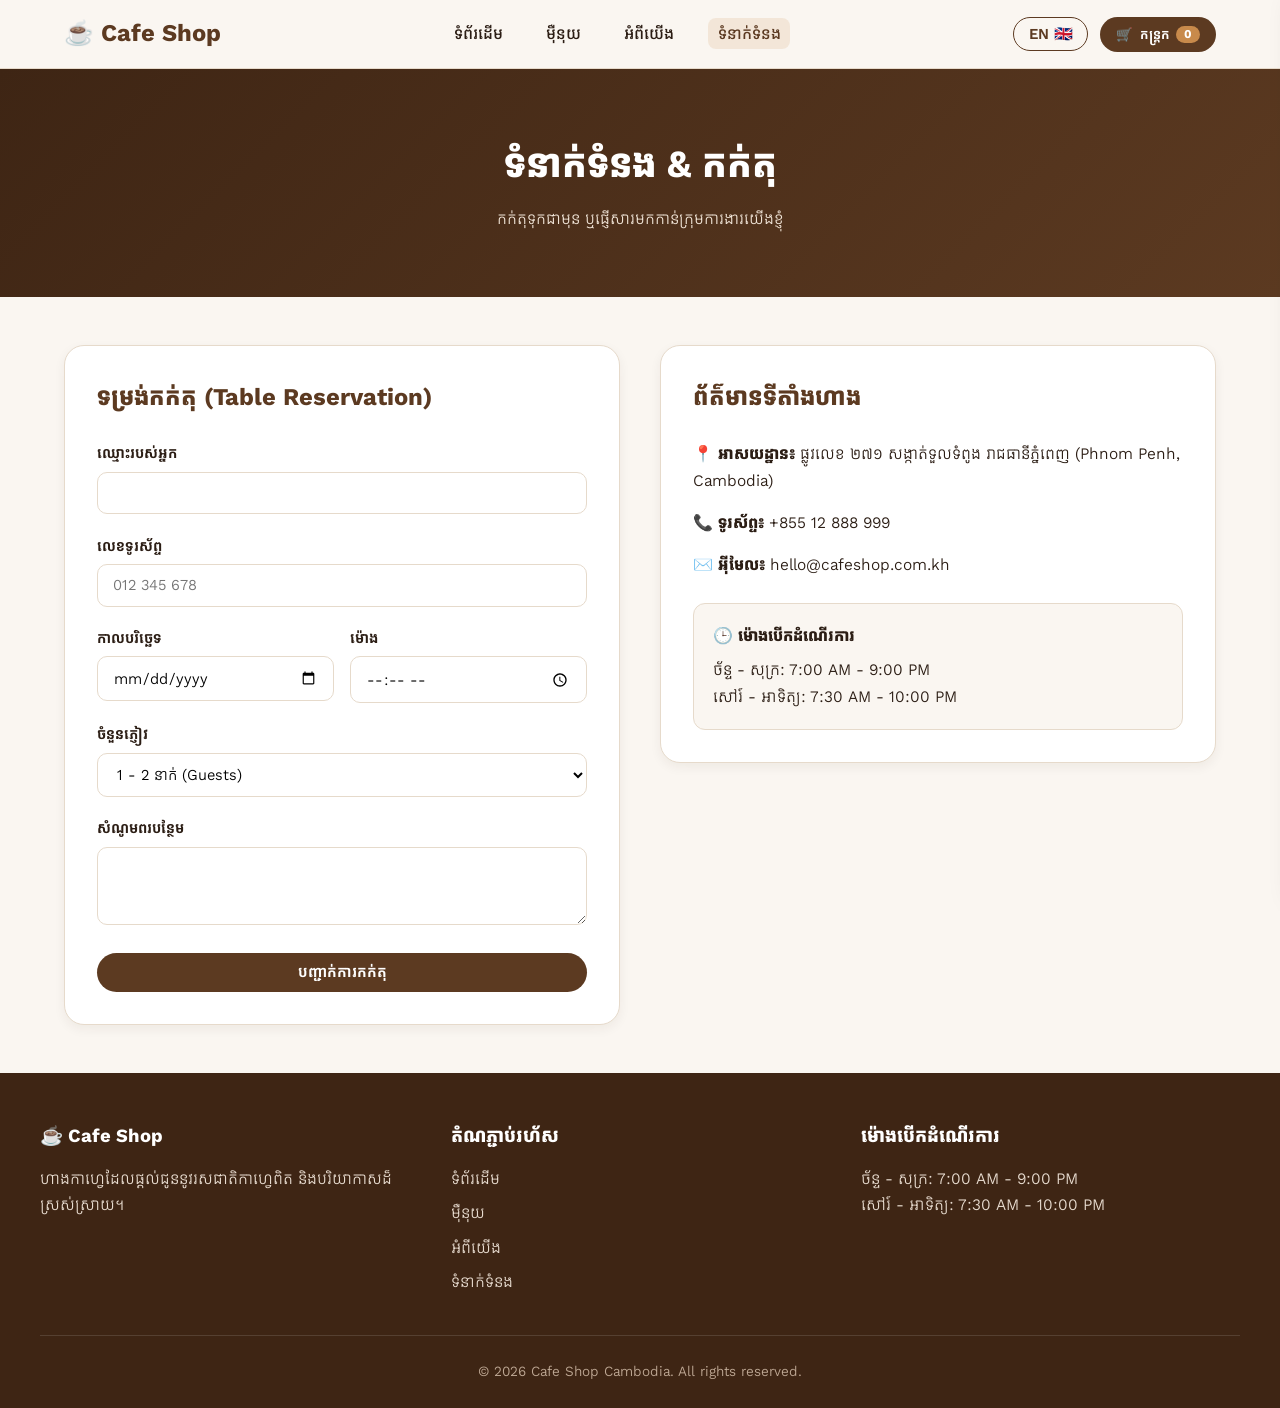
<file: contact.html>
<!DOCTYPE html>
<!-- lang="km": កំណត់ភាសាគោលរបស់ឯកសារ HTML -->
<html lang="km">
<head>
    <!-- charset="UTF-8": គាំទ្រតួអក្សរខ្មែរ និងនិមិត្តសញ្ញាអន្តរជាតិ -->
    <meta charset="UTF-8">
    <!-- viewport: ធ្វើឱ្យគេហទំព័រ Responsive លើទូរស័ព្ទ និងថេប្លេត -->
    <meta name="viewport" content="width=device-width, initial-scale=1.0">
    <title>ទំនាក់ទំនង & កក់តុ | Cafe Shop</title>
    <!-- Google Fonts: ពុម្ពអក្សរ Kantumruy Pro (ខ្មែរ) និង Poppins (អង់គ្លេស) -->
    <link rel="preconnect" href="https://fonts.googleapis.com">
    <link rel="preconnect" href="https://fonts.gstatic.com" crossorigin>
    <link href="https://fonts.googleapis.com/css2?family=Kantumruy+Pro:wght@400;500;600;700&family=Poppins:wght@400;500;600;700&display=swap" rel="stylesheet">
    <!-- rel="stylesheet" & href: ភ្ជាប់ទៅកាន់ឯកសារ CSS រួម -->
    <link rel="stylesheet" href="style.css">
</head>
<body>
    <!-- HEADER: របារម៉ឺនុយរុករករួមសម្រាប់គ្រប់ទំព័រ -->
    <header>
        <nav class="navbar" aria-label="Main Navigation">
            <a href="index.html" class="logo">☕ Cafe Shop</a>
            <ul class="nav-links">
                <li><a href="index.html" class="" data-i18n="nav_home">ទំព័រដើម</a></li>
                <li><a href="menu.html" class="" data-i18n="nav_menu">ម៉ឺនុយ</a></li>
                <li><a href="about.html" class="" data-i18n="nav_about">អំពីយើង</a></li>
                <li><a href="contact.html" class="active" data-i18n="nav_contact">ទំនាក់ទំនង</a></li>
            </ul>
            <div class="nav-actions">
                <button id="langToggleBtn" class="btn btn-outline" style="padding: 0.45rem 0.9rem;">EN 🇬🇧</button>
                <button class="cart-btn" onclick="toggleCart(true)">
                    🛒 <span data-i18n="cart_btn">កន្ត្រក</span>
                    <span id="cartBadge" class="cart-badge">0</span>
                </button>
            </div>
        </nav>
    </header>

    <main>
        <!-- PAGE BANNER -->
        <section class="page-banner">
            <h1 data-i18n="contact_page_title">ទំនាក់ទំនង & កក់តុ</h1>
            <p data-i18n="contact_page_sub">កក់តុទុកជាមុន ឬផ្ញើសារមកកាន់ក្រុមការងារយើងខ្ញុំ</p>
        </section>

        <!-- BOOKING FORM & LOCATION INFO -->
        <section class="container">
            <div class="two-col">
                <!-- ទម្រង់កក់តុ -->
                <div class="form-box">
                    <h2 style="color:var(--primary); margin-bottom:1.5rem;" data-i18n="booking_title">ទម្រង់កក់តុ (Table Reservation)</h2>
                    <form onsubmit="handleBookingSubmit(event)">
                        <div class="form-group">
                            <label for="guestName" data-i18n="label_name">ឈ្មោះរបស់អ្នក</label>
                            <input type="text" id="guestName" class="form-control" required>
                        </div>
                        <div class="form-group">
                            <label for="guestPhone" data-i18n="label_phone">លេខទូរស័ព្ទ</label>
                            <input type="tel" id="guestPhone" class="form-control" placeholder="012 345 678" required>
                        </div>
                        <div style="display:grid; grid-template-columns:1fr 1fr; gap:1rem;">
                            <div class="form-group">
                                <label for="bookingDate" data-i18n="label_date">កាលបរិច្ឆេទ</label>
                                <input type="date" id="bookingDate" class="form-control" required>
                            </div>
                            <div class="form-group">
                                <label for="bookingTime" data-i18n="label_time">ម៉ោង</label>
                                <input type="time" id="bookingTime" class="form-control" required>
                            </div>
                        </div>
                        <div class="form-group">
                            <label for="guestCount" data-i18n="label_guests">ចំនួនភ្ញៀវ</label>
                            <select id="guestCount" class="form-control">
                                <option value="1-2">1 - 2 នាក់ (Guests)</option>
                                <option value="3-4">3 - 4 នាក់ (Guests)</option>
                                <option value="5+">5+ នាក់ (Group)</option>
                            </select>
                        </div>
                        <div class="form-group">
                            <label for="bookingNote" data-i18n="label_note">សំណូមពរបន្ថែម</label>
                            <textarea id="bookingNote" rows="3" class="form-control"></textarea>
                        </div>
                        <button type="submit" class="btn btn-primary" style="width:100%;" data-i18n="btn_submit_booking">បញ្ជាក់ការកក់តុ</button>
                    </form>
                    <p id="bookingStatus" style="display:none; margin-top:1rem; padding:0.9rem; background:#e8f5e9; color:#1b5e20; border-radius:10px; font-weight:600;"></p>
                </div>

                <!-- ព័ត៌មានទីតាំង -->
                <div class="form-box">
                    <h2 style="color:var(--primary); margin-bottom:1.5rem;" data-i18n="info_title">ព័ត៌មានទីតាំងហាង</h2>
                    <p style="margin-bottom:1rem;"><strong>📍 អាសយដ្ឋាន៖</strong> ផ្លូវលេខ ២៧១ សង្កាត់ទួលទំពូង រាជធានីភ្នំពេញ (Phnom Penh, Cambodia)</p>
                    <p style="margin-bottom:1rem;"><strong>📞 ទូរស័ព្ទ៖</strong> +855 12 888 999</p>
                    <p style="margin-bottom:1.5rem;"><strong>✉️ អ៊ីមែល៖</strong> hello@cafeshop.com.kh</p>
                    <div style="background:var(--bg-cream); padding:1.2rem; border-radius:12px; border:1px solid var(--border-color);">
                        <h4 style="margin-bottom:0.5rem;">🕒 ម៉ោងបើកដំណើរការ</h4>
                        <p>ច័ន្ទ - សុក្រ: 7:00 AM - 9:00 PM</p>
                        <p>សៅរ៍ - អាទិត្យ: 7:30 AM - 10:00 PM</p>
                    </div>
                </div>
            </div>
        </section>
    </main>

    <!-- CART DRAWER: ផ្ទាំងកន្ត្រកបញ្ជាទិញ -->
    <div id="cartOverlay" class="cart-overlay" onclick="toggleCart(false)"></div>
    <aside id="cartDrawer" class="cart-drawer" aria-label="Shopping Cart">
        <div class="cart-header">
            <h3 data-i18n="cart_title">កន្ត្រកបញ្ជាទិញ</h3>
            <button onclick="toggleCart(false)" style="background:none; border:none; font-size:1.3rem; cursor:pointer;">✕</button>
        </div>
        <div id="cartItemsContainer" class="cart-items"></div>
        <div class="cart-footer">
            <div style="display:flex; justify-content:space-between; margin-bottom:1rem; font-weight:700;">
                <span data-i18n="cart_total">សរុបរួម៖</span>
                <span id="cartTotalDisplay">$0.00</span>
            </div>
            <button class="btn btn-primary" style="width:100%;" onclick="checkoutOrder()" data-i18n="btn_checkout">បញ្ជាទិញឥឡូវនេះ</button>
        </div>
    </aside>

    <!-- FOOTER: ផ្នែកបាតគេហទំព័រ -->
    <footer>
        <div class="footer-grid">
            <div>
                <h3>☕ Cafe Shop</h3>
                <p data-i18n="footer_desc">ហាងកាហ្វេដែលផ្តល់ជូននូវរសជាតិកាហ្វេពិត និងបរិយាកាសដ៏ស្រស់ស្រាយ។</p>
            </div>
            <div>
                <h3 data-i18n="footer_links_title">តំណភ្ជាប់រហ័ស</h3>
                <ul class="footer-links">
                    <li><a href="index.html" data-i18n="nav_home">ទំព័រដើម</a></li>
                    <li><a href="menu.html" data-i18n="nav_menu">ម៉ឺនុយ</a></li>
                    <li><a href="about.html" data-i18n="nav_about">អំពីយើង</a></li>
                    <li><a href="contact.html" data-i18n="nav_contact">ទំនាក់ទំនង</a></li>
                </ul>
            </div>
            <div>
                <h3 data-i18n="footer_hours_title">ម៉ោងបើកដំណើរការ</h3>
                <p data-i18n="footer_hours_1">ច័ន្ទ - សុក្រ: 7:00 AM - 9:00 PM</p>
                <p data-i18n="footer_hours_2">សៅរ៍ - អាទិត្យ: 7:30 AM - 10:00 PM</p>
            </div>
        </div>
        <div class="copyright">
            &copy; 2026 Cafe Shop Cambodia. All rights reserved.
        </div>
    </footer>

    <!-- ភ្ជាប់ឯកសារ JavaScript រួម -->
    <script src="script.js"></script>
</body>
</html>
</file>
<file: style.css>
/* ==========================================================================
   CAFE SHOP - SHARED STYLESHEET (style.css)
   មានមតិយោបល់ពន្យល់ (Notes) អំពី CSS Properties ទាំងអស់
   ========================================================================== */

/* :root - កំណត់ CSS Custom Properties (Variables) សម្រាប់ប្រើទូទាំងគេហទំព័រ */
:root {
    --primary: #5c3a21;        /* color: ពណ៌ត្នោតកាហ្វេចាស់ (Primary Brand Color) */
    --primary-dark: #3e2514;   /* color: ពណ៌ត្នោតងងឹតសម្រាប់ពេល Hover */
    --accent: #c88a4b;         /* color: ពណ៌មាសការ៉ាមែល (Accent Highlight) */
    --bg-cream: #faf6f1;       /* background-color: ផ្ទៃខាងក្រោយពណ៌ក្រែមស្រទន់ */
    --bg-card: #ffffff;        /* background-color: ផ្ទៃខាងក្រោយកាតពណ៌ស */
    --text-main: #2b1d14;      /* color: ពណ៌អក្សរគោល */
    --text-muted: #6e5849;     /* color: ពណ៌អក្សរស្រាលសម្រាប់ការពិពណ៌នា */
    --border-color: #e6dacb;   /* border-color: ពណ៌បន្ទាត់ស៊ុម */
    --shadow-sm: 0 4px 12px rgba(43, 29, 20, 0.06); /* box-shadow: ស្រមោលស្រាល */
    --shadow-md: 0 10px 25px rgba(43, 29, 20, 0.12);/* box-shadow: ស្រមោលមធ្យម */
    --radius-md: 12px;         /* border-radius: កម្រិតកោងជ្រុងមធ្យម */
    --radius-lg: 20px;         /* border-radius: កម្រិតកោងជ្រុងធំ */
    --transition: all 0.3s ease; /* transition: ចលនាផ្លាស់ប្តូរដោយរលូន */
}

/* * (Universal Selector) - កំណត់ Box Model ស្តង់ដារ */
* {
    box-sizing: border-box; /* បញ្ចូល padding និង border ទៅក្នុងទំហំ width/height សរុប */
    margin: 0;              /* លុបគម្លាតខាងក្រៅដើមរបស់ Browser */
    padding: 0;             /* លុបគម្លាតខាងក្នុងដើមរបស់ Browser */
}

html {
    scroll-behavior: smooth; /* ធ្វើឱ្យការរំកិលទំព័រ (Scroll) មានភាពរលូន */
}

body {
    font-family: 'Kantumruy Pro', 'Poppins', sans-serif; /* ពុម្ពអក្សរខ្មែរ និងអង់គ្លេស */
    background-color: var(--bg-cream); /* ពណ៌ផ្ទៃខាងក្រោយ */
    color: var(--text-main);           /* ពណ៌អក្សរ */
    line-height: 1.65;                 /* គម្លាតកម្ពស់បន្ទាត់អក្សរ */
    display: flex;                     /* ប្រើ Flexbox ដើម្បីរុញ Footer ទៅបាតទំព័រ */
    flex-direction: column;            /* តម្រៀបធាតុពីលើចុះក្រោម */
    min-height: 100vh;                 /* កម្ពស់អប្បបរមាស្មើនឹង 100% នៃអេក្រង់ */
}

/* ==========================================================================
   HEADER & NAVIGATION BAR (របារម៉ឺនុយខាងលើ)
   ========================================================================== */
header {
    position: sticky;          /* ជាប់នៅខាងលើអេក្រង់ជានិច្ចពេល Scroll */
    top: 0;                    /* ចម្ងាយពីគែមខាងលើ = 0 */
    z-index: 1000;             /* លំដាប់ស្រទាប់ខ្ពស់ជាងគេដើម្បីកុំឱ្យធាតុផ្សេងបាំង */
    background: rgba(250, 246, 241, 0.92); /* ផ្ទៃខាងក្រោយថ្លាបន្តិច */
    backdrop-filter: blur(10px); /* ធ្វើឱ្យផ្ទៃខាងក្រោយព្រិល (Glassmorphism) */
    border-bottom: 1px solid var(--border-color); /* បន្ទាត់ខណ្ឌខាងក្រោម */
}

.navbar {
    max-width: 1200px;         /* ទទឹងអតិបរមា */
    margin: 0 auto;            /* តម្រឹមកណ្តាលផ្ដេក */
    padding: 0.9rem 1.5rem;    /* គម្លាតខាងក្នុងលើក្រោម 0.9rem, ឆ្វេងស្តាំ 1.5rem */
    display: flex;             /* តម្រៀបធាតុជាជួរដេក */
    justify-content: space-between; /* ចែកចន្លោះស្មើគ្នារវាង Logo, Links និង Actions */
    align-items: center;       /* តម្រឹមកណ្តាលបញ្ឈរ */
    gap: 1rem;                 /* គម្លាតរវាងធាតុនីមួយៗ */
}

.logo {
    font-size: 1.5rem;         /* ទំហំអក្សរ */
    font-weight: 700;          /* កម្រាស់អក្សរដិត */
    color: var(--primary);     /* ពណ៌អក្សរ */
    text-decoration: none;     /* លុបបន្ទាត់ពីក្រោម Link */
    display: flex;             /* ប្រើ Flex ដើម្បីតម្រឹម Icon និងអក្សរ */
    align-items: center;
    gap: 0.5rem;
}

.nav-links {
    list-style: none;          /* លុបចំណុចមូលៗរបស់ <ul> */
    display: flex;             /* តម្រៀប Link ជាជួរដេក */
    gap: 1.5rem;               /* គម្លាតរវាង Link */
}

.nav-links a {
    text-decoration: none;
    color: var(--text-main);
    font-weight: 500;
    padding: 0.4rem 0.6rem;
    border-radius: 8px;
    transition: var(--transition);
}

.nav-links a:hover,
.nav-links a.active {
    color: var(--primary);
    background-color: rgba(200, 138, 75, 0.15); /* ពណ៌ផ្ទៃពេល Hover ឬ Active */
}

.nav-actions {
    display: flex;
    align-items: center;
    gap: 0.75rem;
}

/* ==========================================================================
   BUTTONS (ប៊ូតុងទូទៅ)
   ========================================================================== */
.btn {
    display: inline-flex;      /* តម្រៀបអក្សរ និង Icon ក្នុងប៊ូតុង */
    align-items: center;
    justify-content: center;
    gap: 0.5rem;
    padding: 0.65rem 1.35rem;
    border-radius: 50px;       /* ប៊ូតុងរាងមូលទ្រវែង (Pill Shape) */
    font-family: inherit;      /* ប្រើពុម្ពអក្សរដូច Body */
    font-weight: 600;
    font-size: 0.95rem;
    cursor: pointer;           /* ប្តូរសញ្ញាព្រួញ Mouse ទៅជារូបដៃ */
    border: none;
    text-decoration: none;
    transition: var(--transition);
}

.btn-primary {
    background-color: var(--primary);
    color: #ffffff;
}

.btn-primary:hover {
    background-color: var(--primary-dark);
    transform: translateY(-2px); /* លើកប៊ូតុងឡើងលើបន្តិចពេល Hover */
    box-shadow: var(--shadow-sm);
}

.btn-outline {
    background-color: transparent;
    border: 1.5px solid var(--primary);
    color: var(--primary);
}

.btn-outline:hover {
    background-color: var(--primary);
    color: #ffffff;
}

.cart-btn {
    position: relative;        /* សម្រាប់ដាក់ Badge ចំនួនទំនិញនៅជ្រុងខាងលើ */
    background-color: var(--primary);
    color: #fff;
    padding: 0.55rem 1rem;
    border-radius: 50px;
    border: none;
    cursor: pointer;
    font-family: inherit;
    font-weight: 600;
    display: flex;
    align-items: center;
    gap: 0.4rem;
}

.cart-badge {
    background-color: var(--accent);
    color: #fff;
    font-size: 0.75rem;
    padding: 0.1rem 0.5rem;
    border-radius: 20px;
    font-weight: 700;
}

/* ==========================================================================
   LAYOUT CONTAINERS & SECTIONS
   ========================================================================== */
main {
    flex: 1;                   /* ពង្រីកផ្នែក Main ឱ្យពេញចន្លោះទំនេរ */
}

.container {
    max-width: 1200px;
    margin: 0 auto;
    padding: 3rem 1.5rem;
}

.page-banner {
    background: linear-gradient(135deg, var(--primary-dark), var(--primary)); /* ពណ៌ Gradient */
    color: #ffffff;
    text-align: center;
    padding: 4rem 1.5rem;
}

.page-banner h1 {
    font-size: 2.4rem;
    margin-bottom: 0.6rem;
}

.page-banner p {
    color: #f0e4d7;
    max-width: 600px;
    margin: 0 auto;
}

.section-title {
    text-align: center;
    margin-bottom: 2.5rem;
}

.section-title h2 {
    font-size: 2rem;
    color: var(--primary);
    margin-bottom: 0.4rem;
}

/* ==========================================================================
   HERO SECTION (ផ្នែកបង្ហាញដំបូងលើទំព័រដើម)
   ========================================================================== */
.hero {
    background: linear-gradient(rgba(43, 29, 20, 0.68), rgba(43, 29, 20, 0.75)),
                url('https://images.unsplash.com/photo-1509042239860-f550ce710b93?auto=format&fit=crop&w=1400&q=80') center/cover no-repeat;
    color: #ffffff;
    text-align: center;
    padding: 6.5rem 1.5rem;
}

.hero h1 {
    font-size: 3rem;
    margin-bottom: 1rem;
    line-height: 1.25;
}

.hero p {
    font-size: 1.15rem;
    max-width: 650px;
    margin: 0 auto 2rem;
    color: #f3e8dc;
}

.hero-buttons {
    display: flex;
    justify-content: center;
    gap: 1rem;
    flex-wrap: wrap;           /* អនុញ្ញាតឱ្យធាតុចុះបន្ទាត់ពេលអេក្រង់តូច */
}

/* ==========================================================================
   GRID CARDS (ម៉ឺនុយ សេវាកម្ម និងក្រុមការងារ)
   ========================================================================== */
.grid-3 {
    display: grid;             /* ប្រើ CSS Grid សម្រាប់បែងចែកជួរឈរ */
    grid-template-columns: repeat(auto-fit, minmax(280px, 1fr)); /* បត់បែនតាមទំហំអេក្រង់ស្វ័យប្រវត្តិ */
    gap: 1.8rem;               /* គម្លាតរវាងកាតនីមួយៗ */
}

.card {
    background-color: var(--bg-card);
    border-radius: var(--radius-lg);
    overflow: hidden;          /* កាត់ផ្នែកលើសចេញពីជ្រុងកោង */
    box-shadow: var(--shadow-sm);
    border: 1px solid var(--border-color);
    transition: var(--transition);
    display: flex;
    flex-direction: column;
}

.card:hover {
    transform: translateY(-6px);
    box-shadow: var(--shadow-md);
}

.card-img {
    width: 100%;               /* ទទឹងពេញកាត */
    height: 210px;             /* កម្ពស់ថេរ */
    object-fit: cover;         /* កាត់តម្រឹមរូបភាពកុំឱ្យខូចទ្រង់ទ្រាយ */
}

.card-body {
    padding: 1.4rem;
    flex: 1;
    display: flex;
    flex-direction: column;
}

.card-category {
    font-size: 0.78rem;
    text-transform: uppercase; /* ប្តូរអក្សរអង់គ្លេសទៅជាអក្សរធំទាំងអស់ */
    letter-spacing: 0.05em;    /* គម្លាតរវាងតួអក្សរ */
    color: var(--accent);
    font-weight: 700;
    margin-bottom: 0.3rem;
}

.card-title {
    font-size: 1.2rem;
    margin-bottom: 0.5rem;
    color: var(--text-main);
}

.card-desc {
    font-size: 0.92rem;
    color: var(--text-muted);
    margin-bottom: 1.2rem;
    flex: 1;
}

.card-footer {
    display: flex;
    justify-content: space-between;
    align-items: center;
    padding-top: 0.9rem;
    border-top: 1px dashed var(--border-color); /* បន្ទាត់ដាច់ៗ */
}

.price-tag {
    font-weight: 700;
    color: var(--primary);
    font-size: 1.05rem;
}

.price-khr {
    display: block;
    font-size: 0.8rem;
    color: var(--text-muted);
    font-weight: 500;
}

/* ==========================================================================
   FILTER BAR & SEARCH (របារស្វែងរក និងចម្រោះម៉ឺនុយ)
   ========================================================================== */
.filter-controls {
    display: flex;
    justify-content: space-between;
    align-items: center;
    flex-wrap: wrap;
    gap: 1rem;
    margin-bottom: 2rem;
}

.filter-tabs {
    display: flex;
    gap: 0.6rem;
    flex-wrap: wrap;
}

.filter-btn {
    padding: 0.5rem 1.1rem;
    border-radius: 30px;
    border: 1px solid var(--border-color);
    background: var(--bg-card);
    color: var(--text-main);
    cursor: pointer;
    font-family: inherit;
    font-weight: 500;
    transition: var(--transition);
}

.filter-btn.active,
.filter-btn:hover {
    background: var(--primary);
    color: #fff;
    border-color: var(--primary);
}

.search-input {
    padding: 0.6rem 1.1rem;
    border-radius: 30px;
    border: 1px solid var(--border-color);
    font-family: inherit;
    min-width: 240px;
    outline: none;             /* លុបស៊ុមពណ៌ខៀវដើមពេលចុច */
}

.search-input:focus {
    border-color: var(--primary); /* ប្តូរពណ៌ស៊ុមពេលកំពុងវាយអក្សរ */
}

/* ==========================================================================
   FORMS & CONTACT / BOOKING LAYOUT
   ========================================================================== */
.two-col {
    display: grid;
    grid-template-columns: repeat(auto-fit, minmax(320px, 1fr));
    gap: 2.5rem;
    align-items: start;
}

.form-box {
    background: var(--bg-card);
    padding: 2rem;
    border-radius: var(--radius-lg);
    box-shadow: var(--shadow-sm);
    border: 1px solid var(--border-color);
}

.form-group {
    margin-bottom: 1.2rem;
}

.form-group label {
    display: block;
    font-weight: 600;
    margin-bottom: 0.4rem;
    font-size: 0.92rem;
}

.form-control {
    width: 100%;
    padding: 0.7rem 0.95rem;
    border-radius: 10px;
    border: 1px solid var(--border-color);
    font-family: inherit;
    font-size: 0.95rem;
    background-color: #fff;
}

.form-control:focus {
    outline: none;
    border-color: var(--primary);
}

/* ==========================================================================
   CART DRAWER (ផ្ទាំងកន្ត្រកទំនិញរអិលចេញពីចំហៀង)
   ========================================================================== */
.cart-overlay {
    position: fixed;           /* គ្របលើអេក្រង់ទាំងមូល */
    inset: 0;                  /* ស្មើនឹង top:0; right:0; bottom:0; left:0; */
    background: rgba(0, 0, 0, 0.5);
    z-index: 1500;
    display: none;             /* លាក់ទុកជាមុន */
}

.cart-overlay.open {
    display: block;            /* បង្ហាញពេលបន្ថែម Class 'open' */
}

.cart-drawer {
    position: fixed;
    top: 0;
    right: -400px;             /* លាក់នៅខាងស្តាំក្រៅអេក្រង់ */
    width: 100%;
    max-width: 380px;
    height: 100vh;
    background: var(--bg-card);
    z-index: 1600;
    box-shadow: -5px 0 25px rgba(0,0,0,0.15);
    transition: right 0.35s ease; /* ចលនារអិលចូល-ចេញ */
    display: flex;
    flex-direction: column;
}

.cart-drawer.open {
    right: 0;                  /* រអិលចូលមកក្នុងអេក្រង់ */
}

.cart-header {
    padding: 1.2rem 1.5rem;
    border-bottom: 1px solid var(--border-color);
    display: flex;
    justify-content: space-between;
    align-items: center;
}

.cart-items {
    flex: 1;
    overflow-y: auto;          /* អនុញ្ញាតឱ្យ Scroll បញ្ឈរបើទំនិញច្រើន */
    padding: 1.2rem 1.5rem;
}

.cart-item {
    display: flex;
    justify-content: space-between;
    align-items: center;
    padding-bottom: 1rem;
    margin-bottom: 1rem;
    border-bottom: 1px solid var(--border-color);
}

.qty-controls {
    display: flex;
    align-items: center;
    gap: 0.5rem;
}

.qty-btn {
    width: 26px;
    height: 26px;
    border-radius: 50%;
    border: 1px solid var(--border-color);
    background: var(--bg-cream);
    cursor: pointer;
    font-weight: 700;
}

.cart-footer {
    padding: 1.2rem 1.5rem;
    border-top: 1px solid var(--border-color);
    background: var(--bg-cream);
}

/* ==========================================================================
   FOOTER (ផ្នែកបាតគេហទំព័រ)
   ========================================================================== */
footer {
    background-color: var(--primary-dark);
    color: #e8dcd0;
    padding: 3rem 1.5rem 1.5rem;
    margin-top: auto;
}

.footer-grid {
    max-width: 1200px;
    margin: 0 auto;
    display: grid;
    grid-template-columns: repeat(auto-fit, minmax(220px, 1fr));
    gap: 2rem;
    padding-bottom: 2rem;
    border-bottom: 1px solid rgba(255,255,255,0.12);
}

.footer-grid h3 {
    color: #ffffff;
    margin-bottom: 0.9rem;
}

.footer-links {
    list-style: none;
}

.footer-links li {
    margin-bottom: 0.5rem;
}

.footer-links a {
    color: #e8dcd0;
    text-decoration: none;
}

.footer-links a:hover {
    color: var(--accent);
}

.copyright {
    text-align: center;
    padding-top: 1.5rem;
    font-size: 0.88rem;
    color: #bfa995;
}

/* ==========================================================================
   RESPONSIVE MEDIA QUERIES (សម្របតាមអេក្រង់ទូរស័ព្ទ)
   ========================================================================== */
@media (max-width: 768px) {
    .navbar {
        flex-wrap: wrap;
    }
    .nav-links {
        width: 100%;
        justify-content: center;
        order: 3;              /* រុញម៉ឺនុយចុះជួរទី ២ លើអេក្រង់តូច */
        padding-top: 0.5rem;
        border-top: 1px solid var(--border-color);
    }
    .hero h1 {
        font-size: 2.1rem;
    }
}
</file>
